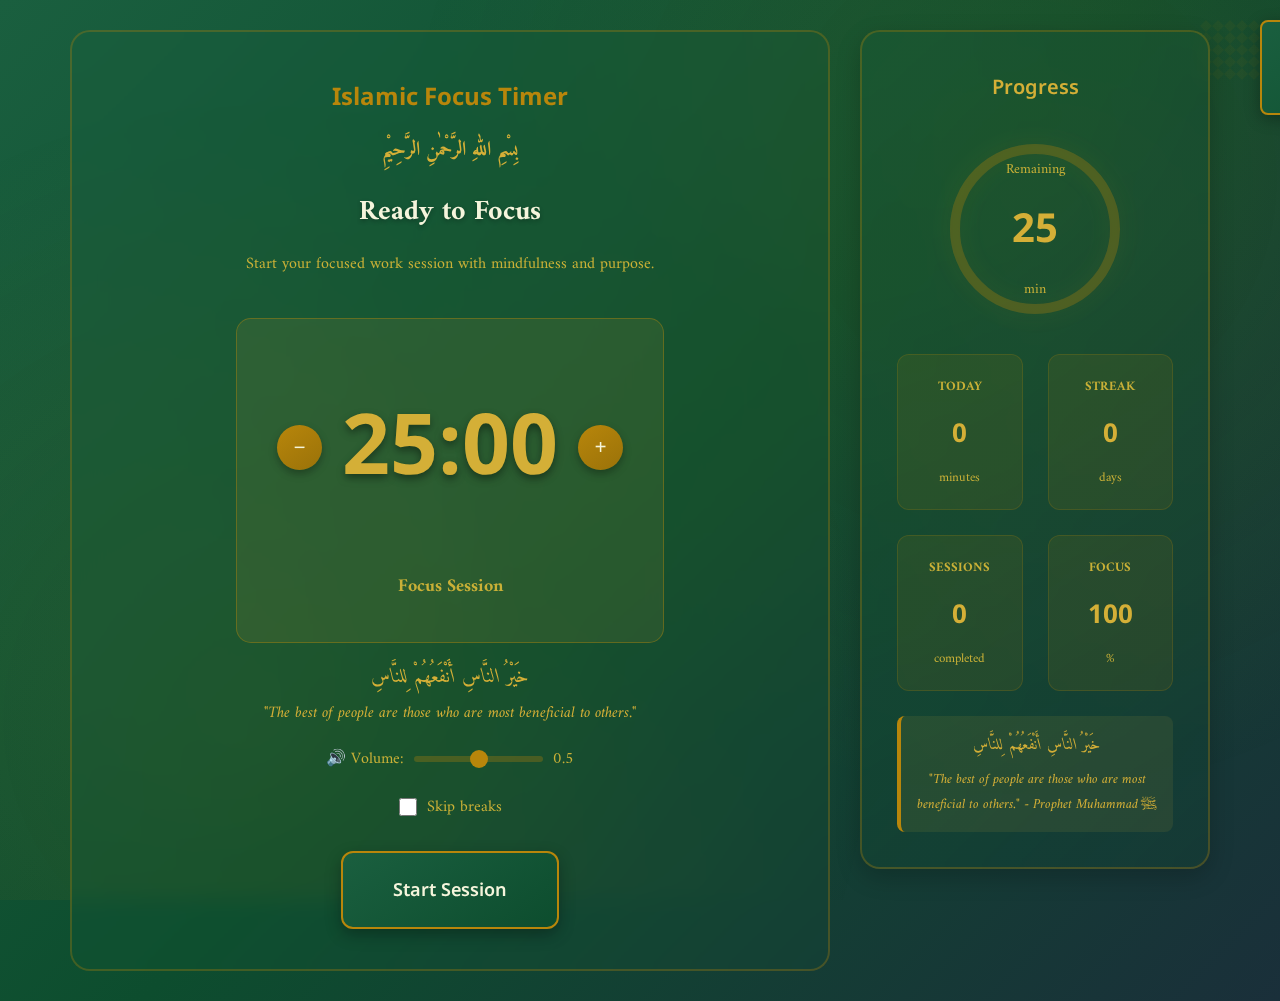
<file: index.html>
<!DOCTYPE html>
<html lang="en">
<head>
    <meta charset="UTF-8">
    <meta name="viewport" content="width=device-width, initial-scale=1.0">
    <title>Islamic Focus Timer</title>
    <link href="https://fonts.googleapis.com/css2?family=Amiri:wght@400;700&family=Noto+Sans+Arabic:wght@400;600;700&display=swap" rel="stylesheet">
     <style>
        * {
            margin: 0;
            padding: 0;
            box-sizing: border-box;
        }

        body {
            font-family: 'Amiri', 'Noto Sans Arabic', serif;
            background: linear-gradient(135deg, #1a5f3f 0%, #0d4d2e 50%, #1a2f3a 100%);
            color: #f5f5dc;
            overflow-x: hidden;
            min-height: 100vh;
            position: relative;
        }

        body::before {
            content: '';
            position: fixed;
            top: 0;
            left: 0;
            right: 0;
            bottom: 0;
            background-image: 
                radial-gradient(circle at 20% 80%, rgba(184, 134, 11, 0.1) 0%, transparent 50%),
                radial-gradient(circle at 80% 20%, rgba(184, 134, 11, 0.1) 0%, transparent 50%);
            pointer-events: none;
            z-index: -1;
        }

        .islamic-pattern {
            position: absolute;
            top: 20px;
            right: 20px;
            width: 60px;
            height: 60px;
            background: url('data:image/svg+xml,<svg xmlns="http://www.w3.org/2000/svg" viewBox="0 0 100 100"><defs><pattern id="islamic" x="0" y="0" width="20" height="20" patternUnits="userSpaceOnUse"><polygon fill="%23b8860b" fill-opacity="0.2" points="10,0 20,10 10,20 0,10"/></pattern></defs><rect width="100" height="100" fill="url(%23islamic)"/></svg>') no-repeat;
            opacity: 0.3;
        }

        .container {
            display: flex;
            min-height: 100vh;
            gap: 30px;
            padding: 30px;
            max-width: 1200px;
            margin: 0 auto;
        }

        .main-panel {
            flex: 1;
            display: flex;
            flex-direction: column;
            justify-content: space-between;
            align-items: center;
            padding: 40px;
            background: rgba(26, 95, 63, 0.1);
            border-radius: 20px;
            border: 2px solid rgba(184, 134, 11, 0.3);
            backdrop-filter: blur(10px);
        }

        .header {
            text-align: center;
            margin-bottom: 40px;
        }

        .app-title {
            font-size: 24px;
            font-weight: 700;
            color: #b8860b;
            margin-bottom: 10px;
            font-family: 'Noto Sans Arabic', serif;
        }

        .bismillah {
            font-size: 20px;
            color: #d4af37;
            margin-bottom: 20px;
            font-family: 'Amiri', serif;
            font-weight: 700;
        }

        .status-text {
            font-size: 28px;
            font-weight: 600;
            margin-bottom: 15px;
            color: #f5f5dc;
            text-shadow: 0 2px 4px rgba(0,0,0,0.3);
        }

        .description {
            font-size: 16px;
            color: #c9b037;
            line-height: 1.6;
            max-width: 450px;
            text-align: center;
        }

        .timer-section {
            display: flex;
            flex-direction: column;
            align-items: center;
            gap: 25px;
            background: rgba(212, 175, 55, 0.1);
            padding: 40px;
            border-radius: 15px;
            border: 1px solid rgba(184, 134, 11, 0.4);
        }

        .timer-controls {
            display: flex;
            align-items: center;
            gap: 20px;
        }

        .timer-btn {
            background: linear-gradient(145deg, #b8860b, #9a7209);
            border: none;
            color: #f5f5dc;
            font-size: 20px;
            cursor: pointer;
            padding: 12px;
            border-radius: 50%;
            width: 45px;
            height: 45px;
            display: flex;
            align-items: center;
            justify-content: center;
            transition: all 0.3s ease;
            box-shadow: 0 4px 8px rgba(0,0,0,0.3);
        }

        .timer-btn:hover:not(:disabled) {
            background: linear-gradient(145deg, #d4af37, #b8860b);
            transform: translateY(-2px);
            box-shadow: 0 6px 12px rgba(0,0,0,0.4);
        }

        .timer-btn:disabled {
            opacity: 0.5;
            cursor: not-allowed;
            transform: none;
        }

        .timer-display {
            font-size: 84px;
            font-weight: 700;
            color: #d4af37;
            font-variant-numeric: tabular-nums;
            text-shadow: 0 4px 8px rgba(0,0,0,0.4);
            font-family: 'Noto Sans Arabic', serif;
            min-width: 200px;
            text-align: center;
        }

        .timer-label {
            color: #c9b037;
            font-size: 18px;
            font-weight: 600;
            margin-top: 10px;
        }

        .dua-text {
            color: #d4af37;
            font-size: 16px;
            margin: 20px 0;
            font-style: italic;
            text-align: center;
            max-width: 400px;
            line-height: 1.5;
            transition: opacity 0.5s ease;
        }

        .skip-breaks {
            display: flex;
            align-items: center;
            gap: 10px;
            color: #c9b037;
            font-size: 16px;
            margin-bottom: 30px;
        }

        .skip-breaks input[type="checkbox"] {
            width: 18px;
            height: 18px;
            accent-color: #b8860b;
            border-radius: 3px;
        }

        .start-btn {
            background: linear-gradient(145deg, #1a5f3f, #0d4d2e);
            color: #f5f5dc;
            border: 2px solid #b8860b;
            padding: 18px 50px;
            font-size: 18px;
            font-weight: 600;
            border-radius: 12px;
            cursor: pointer;
            transition: all 0.3s ease;
            box-shadow: 0 6px 16px rgba(0,0,0,0.3);
            font-family: 'Noto Sans Arabic', serif;
        }

        .start-btn:hover {
            background: linear-gradient(145deg, #0d4d2e, #1a5f3f);
            transform: translateY(-3px);
            box-shadow: 0 8px 20px rgba(0,0,0,0.4);
            border-color: #d4af37;
        }

        .start-btn:active {
            transform: translateY(-1px);
        }

        .progress-panel {
            background: linear-gradient(145deg, rgba(26, 95, 63, 0.2), rgba(13, 77, 46, 0.2));
            border-radius: 20px;
            padding: 35px;
            width: 350px;
            height: fit-content;
            border: 2px solid rgba(184, 134, 11, 0.3);
            backdrop-filter: blur(10px);
            box-shadow: 0 8px 24px rgba(0,0,0,0.2);
        }

        .progress-header {
            font-size: 20px;
            font-weight: 600;
            margin-bottom: 30px;
            text-align: center;
            color: #d4af37;
            font-family: 'Noto Sans Arabic', serif;
        }

        .progress-circle {
            position: relative;
            width: 180px;
            height: 180px;
            margin: 0 auto 35px;
        }

        .progress-circle svg {
            width: 100%;
            height: 100%;
            transform: rotate(-90deg);
        }

        .progress-circle .background {
            fill: none;
            stroke: rgba(184, 134, 11, 0.3);
            stroke-width: 10;
        }

        .progress-circle .progress {
            fill: none;
            stroke: #b8860b;
            stroke-width: 10;
            stroke-linecap: round;
            transition: stroke-dashoffset 0.8s ease;
            filter: drop-shadow(0 0 4px rgba(184, 134, 11, 0.5));
        }

        .progress-text {
            position: absolute;
            top: 50%;
            left: 50%;
            transform: translate(-50%, -50%);
            text-align: center;
        }

        .progress-label {
            color: #c9b037;
            font-size: 14px;
            margin-bottom: 5px;
        }

        .progress-value {
            font-size: 40px;
            font-weight: 700;
            color: #d4af37;
            margin-bottom: 5px;
            font-family: 'Noto Sans Arabic', serif;
        }

        .progress-unit {
            color: #c9b037;
            font-size: 14px;
        }

        .stats-grid {
            display: grid;
            grid-template-columns: 1fr 1fr;
            gap: 25px;
            margin-bottom: 25px;
        }

        .stat-item {
            text-align: center;
            background: rgba(184, 134, 11, 0.1);
            padding: 20px;
            border-radius: 12px;
            border: 1px solid rgba(184, 134, 11, 0.2);
        }

        .stat-label {
            color: #c9b037;
            font-size: 13px;
            margin-bottom: 8px;
            font-weight: 600;
        }

        .stat-value {
            font-size: 26px;
            font-weight: 700;
            color: #d4af37;
            margin-bottom: 5px;
            font-family: 'Noto Sans Arabic', serif;
        }

        .stat-unit {
            color: #c9b037;
            font-size: 13px;
        }

        .completed-text {
            text-align: center;
            color: #c9b037;
            font-size: 16px;
            font-weight: 600;
            background: rgba(184, 134, 11, 0.1);
            padding: 15px;
            border-radius: 8px;
            border: 1px solid rgba(184, 134, 11, 0.2);
        }

        .motivation-quote {
            text-align: center;
            color: #d4af37;
            font-size: 14px;
            font-style: italic;
            margin-top: 20px;
            padding: 15px;
            background: rgba(212, 175, 55, 0.1);
            border-radius: 8px;
            border-left: 4px solid #b8860b;
        }

        .notification {
            position: fixed;
            top: 20px;
            right: 20px;
            background: linear-gradient(145deg, #1a5f3f, #0d4d2e);
            color: #f5f5dc;
            padding: 15px 25px;
            border-radius: 8px;
            border: 2px solid #b8860b;
            box-shadow: 0 4px 16px rgba(0,0,0,0.3);
            transform: translateX(100%);
            transition: transform 0.3s ease;
            z-index: 1000;
            max-width: 300px;
        }

        .notification.show {
            transform: translateX(0);
        }

        .notification-title {
            font-weight: 600;
            margin-bottom: 5px;
            color: #d4af37;
        }

        .volume-control {
            display: flex;
            align-items: center;
            gap: 10px;
            margin-bottom: 20px;
            color: #c9b037;
            font-size: 16px;
        }

        .volume-slider {
            flex: 1;
            height: 6px;
            background: rgba(184, 134, 11, 0.3);
            border-radius: 3px;
            outline: none;
            -webkit-appearance: none;
        }

        .volume-slider::-webkit-slider-thumb {
            appearance: none;
            width: 18px;
            height: 18px;
            background: #b8860b;
            border-radius: 50%;
            cursor: pointer;
        }

        .volume-slider::-moz-range-thumb {
            width: 18px;
            height: 18px;
            background: #b8860b;
            border-radius: 50%;
            cursor: pointer;
            border: none;
        }

        @media (max-width: 768px) {
            .container {
                flex-direction: column;
                padding: 15px;
                gap: 20px;
            }

            .main-panel {
                padding: 25px;
            }

            .timer-display {
                font-size: 64px;
            }

            .progress-panel {
                width: 100%;
            }

            .stats-grid {
                grid-template-columns: 1fr;
                gap: 15px;
            }

            .notification {
                top: 10px;
                right: 10px;
                left: 10px;
                max-width: none;
            }
        }

        .pulse {
            animation: islamicPulse 2s infinite;
        }

        @keyframes islamicPulse {
            0% { 
                opacity: 1; 
                text-shadow: 0 4px 8px rgba(0,0,0,0.4);
            }
            50% { 
                opacity: 0.8; 
                text-shadow: 0 4px 12px rgba(212, 175, 55, 0.6);
            }
            100% { 
                opacity: 1; 
                text-shadow: 0 4px 8px rgba(0,0,0,0.4);
            }
        }

        .active-session {
            background: linear-gradient(145deg, rgba(26, 95, 63, 0.3), rgba(13, 77, 46, 0.3));
        }

        .glow {
            animation: glow 3s ease-in-out infinite alternate;
        }

        @keyframes glow {
            from {
                box-shadow: 0 0 20px rgba(184, 134, 11, 0.4);
            }
            to {
                box-shadow: 0 0 30px rgba(212, 175, 55, 0.6);
            }
        }

        .pause-btn {
            background: linear-gradient(145deg, #8b4513, #654321);
            border: none;
            color: #f5f5dc;
            font-size: 16px;
            cursor: pointer;
            padding: 10px 20px;
            border-radius: 8px;
            transition: all 0.3s ease;
            box-shadow: 0 4px 8px rgba(0,0,0,0.3);
            margin-left: 10px;
        }

        .pause-btn:hover {
            transform: translateY(-2px);
            box-shadow: 0 6px 12px rgba(0,0,0,0.4);
        }

        .reset-btn {
            background: linear-gradient(145deg, #8b0000, #660000);
            border: none;
            color: #f5f5dc;
            font-size: 16px;
            cursor: pointer;
            padding: 10px 20px;
            border-radius: 8px;
            transition: all 0.3s ease;
            box-shadow: 0 4px 8px rgba(0,0,0,0.3);
            margin-left: 10px;
        }

        .reset-btn:hover {
            transform: translateY(-2px);
            box-shadow: 0 6px 12px rgba(0,0,0,0.4);
        }
   

    </style>
</head>
<body>
    <div class="islamic-pattern"></div>
    
    <div class="container">
        <div class="main-panel" id="mainPanel">
            <div class="header">
                <h1 class="app-title">Islamic Focus Timer</h1>
                <div class="bismillah">بِسْمِ اللهِ الرَّحْمٰنِ الرَّحِيْمِ</div>
                <div class="status-text" id="statusText">Ready to Focus</div>
                <p class="description">Start your focused work session with mindfulness and purpose.</p>
            </div>

            <div class="timer-section">
                <div class="timer-controls">
                    <button class="timer-btn" id="decreaseBtn" title="Decrease time">−</button>
                    <div class="timer-display" id="timerDisplay">25:00</div>
                    <button class="timer-btn" id="increaseBtn" title="Increase time">+</button>
                </div>
                <div class="timer-label" id="timerLabel">Focus Session</div>
            </div>

            <div class="dua-text" id="duaText">
                <div class="arabic" style="font-size: 20px; margin-bottom: 8px;">اللَّهُمَّ أَعِنِّي عَلَى ذِكْرِكَ وَشُكْرِكَ وَحُسْنِ عِبَادَتِكَ</div>
                <div class="english">"O Allah, help me remember You, thank You, and worship You in the best manner."</div>
            </div>

            <div class="volume-control">
                <span>🔊 Volume:</span>
                <input type="range" class="volume-slider" id="volumeSlider" min="0" max="1" step="0.1" value="0.5">
                <span id="volumeValue">0.5</span>
            </div>

            <div class="skip-breaks">
                <input type="checkbox" id="skipBreaksCheckbox">
                <label for="skipBreaksCheckbox">Skip breaks</label>
            </div>

            <div style="display: flex; gap: 10px; align-items: center;">
                <button class="start-btn" id="startBtn">Start Session</button>
                <button class="pause-btn" id="pauseBtn" style="display: none;">Pause</button>
                <button class="reset-btn" id="resetBtn" style="display: none;">Reset</button>
            </div>
        </div>

        <div class="progress-panel">
            <h2 class="progress-header">Progress</h2>
            
            <div class="progress-circle">
                <svg viewBox="0 0 180 180">
                    <circle class="background" cx="90" cy="90" r="80"></circle>
                    <circle class="progress" id="progressCircle" cx="90" cy="90" r="80" 
                            stroke-dasharray="502" stroke-dashoffset="502"></circle>
                </svg>
                <div class="progress-text">
                    <div class="progress-label">Remaining</div>
                    <div class="progress-value" id="progressValue">25</div>
                    <div class="progress-unit">min</div>
                </div>
            </div>

            <div class="stats-grid">
                <div class="stat-item">
                    <div class="stat-label">TODAY</div>
                    <div class="stat-value" id="completedMinutes">0</div>
                    <div class="stat-unit">minutes</div>
                </div>
                <div class="stat-item">
                    <div class="stat-label">STREAK</div>
                    <div class="stat-value" id="streakDays">0</div>
                    <div class="stat-unit">days</div>
                </div>
                <div class="stat-item">
                    <div class="stat-label">SESSIONS</div>
                    <div class="stat-value" id="sessionsCount">0</div>
                    <div class="stat-unit">completed</div>
                </div>
                <div class="stat-item">
                    <div class="stat-label">FOCUS</div>
                    <div class="stat-value" id="focusScore">100</div>
                    <div class="stat-unit">%</div>
                </div>
            </div>

            <div class="motivation-quote">
                <div class="arabic" style="font-size: 16px; margin-bottom: 8px;">خَيْرُ النَّاسِ أَنْفَعُهُمْ لِلنَّاسِ</div>
                <div>"The best of people are those who are most beneficial to others." - Prophet Muhammad ﷺ</div>
            </div>
        </div>
    </div>

    <div class="notification" id="notification">
        <div class="notification-title" id="notificationTitle">Session Complete!</div>
        <div id="notificationMessage">Great work! Time for a break.</div>
    </div>

    <script>
        class IslamicFocusTimer {
            constructor() {
                this.sessionDuration = 25 * 60; // 25 minutes in seconds
                this.remainingTime = this.sessionDuration;
                this.isRunning = false;
                this.isPaused = false;
                this.timerInterval = null;
                this.volume = 0.5;
                this.completedMinutes = 0;
                this.sessionsCount = 0;
                this.streakDays = 0;
                this.skipBreaks = false;
                this.isBreakTime = false;
                this.breakDuration = 5 * 60; // 5 minutes
                this.lastSessionDate = null;

                // DOM Elements
                this.statusText = document.getElementById("statusText");
                this.timerDisplay = document.getElementById("timerDisplay");
                this.timerLabel = document.getElementById("timerLabel");
                this.progressCircle = document.getElementById("progressCircle");
                this.progressValue = document.getElementById("progressValue");
                this.completedSpan = document.getElementById("completedMinutes");
                this.sessionsSpan = document.getElementById("sessionsCount");
                this.streakSpan = document.getElementById("streakDays");
                this.volumeSlider = document.getElementById("volumeSlider");
                this.volumeValue = document.getElementById("volumeValue");
                this.startBtn = document.getElementById("startBtn");
                this.pauseBtn = document.getElementById("pauseBtn");
                this.resetBtn = document.getElementById("resetBtn");
                this.duaText = document.getElementById("duaText");
                this.mainPanel = document.getElementById("mainPanel");

                // Islamic Content Collections
                this.duas = [
                    {
                        arabic: "اللَّهُمَّ أَعِنِّي عَلَى ذِكْرِكَ وَشُكْرِكَ وَحُسْنِ عِبَادَتِكَ",
                        english: "O Allah, help me remember You, thank You, and worship You in the best manner."
                    },
                    {
                        arabic: "رَبِّ زِدْنِي عِلْمًا",
                        english: "My Lord, increase me in knowledge."
                    },
                    {
                        arabic: "رَبَّنَا آتِنَا فِي الدُّنْيَا حَسَنَةً وَفِي الآخِرَةِ حَسَنَةً وَقِنَا عَذَابَ النَّارِ",
                        english: "Our Lord, give us good in this world and good in the hereafter."
                    },
                    {
                        arabic: "حَسْبُنَا اللَّهُ وَنِعْمَ الْوَكِيلُ",
                        english: "Allah is sufficient for us and He is the best Disposer of affairs."
                    },
                    {
                        arabic: "وَاللَّهُ خَلَقَكُمْ وَمَا تَعْمَلُونَ",
                        english: "And it is Allah who created you and what you do."
                    }
                ];

                this.quranVerses = [
                    {
                        arabic: "وَاذْكُر رَّبَّكَ إِذَا نَسِيتَ",
                        english: "And remember your Lord when you forget."
                    },
                    {
                        arabic: "إِنَّ مَعَ الْعُسْرِ يُسْرًا",
                        english: "Indeed, with hardship comes ease."
                    },
                    {
                        arabic: "فَإِنَّ مَعَ الْعُسْرِ يُسْرًا * إِنَّ مَعَ الْعُسْرِ يُسْرًا",
                        english: "For indeed, with hardship comes ease. Indeed, with hardship comes ease."
                    },
                    {
                        arabic: "وَمَن يَتَّقِ اللَّهَ يَجْعَل لَّهُ مَخْرَجًا",
                        english: "And whoever fears Allah - He will make for him a way out."
                    },
                    {
                        arabic: "وَتَوَكَّلْ عَلَى الْحَيِّ الَّذِي لَا يَمُوتُ",
                        english: "And rely upon the Ever-Living who does not die."
                    }
                ];

                this.hadiths = [
                    {
                        arabic: "خَيْرُ النَّاسِ أَنْفَعُهُمْ لِلنَّاسِ",
                        english: "The best of people are those who are most beneficial to others."
                    },
                    {
                        arabic: "اطْلُبُوا الْعِلْمَ مِنَ الْمَهْدِ إِلَى اللَّحْدِ",
                        english: "Seek knowledge from the cradle to the grave."
                    },
                    {
                        arabic: "لَيْسَ الْمُؤْمِنُ الَّذِي يَشْبَعُ وَجَارُهُ جَائِعٌ",
                        english: "The believer is not one who eats his fill while his neighbor goes hungry."
                    },
                    {
                        arabic: "مَنْ لَا يَرْحَمُ لَا يُرْحَمُ",
                        english: "Whoever does not show mercy will not be shown mercy."
                    },
                    {
                        arabic: "لَيْسَ الشَّدِيدُ بِالصُّرَعَةِ، إِنَّمَا الشَّدِيدُ الَّذِي يَمْلِكُ نَفْسَهُ عِنْدَ الْغَضَبِ",
                        english: "The strong person is not the one who can wrestle someone else down. The strong person is the one who can control himself when he is angry."
                    }
                ];

                this.initializeEventListeners();
                this.loadProgress();
                this.updateDisplay();
                this.updateIslamicContent();
            }

            initializeEventListeners() {
                this.startBtn.addEventListener("click", () => this.toggleTimer());
                this.pauseBtn.addEventListener("click", () => this.pauseTimer());
                this.resetBtn.addEventListener("click", () => this.resetTimer());
                
                document.getElementById("increaseBtn").addEventListener("click", () => this.adjustTime(1));
                document.getElementById("decreaseBtn").addEventListener("click", () => this.adjustTime(-1));
                
                document.getElementById("skipBreaksCheckbox").addEventListener("change", (e) => {
                    this.skipBreaks = e.target.checked;
                });

                this.volumeSlider.addEventListener("input", () => {
                    this.volume = parseFloat(this.volumeSlider.value);
                    this.volumeValue.textContent = this.volume.toFixed(1);
                });
            }

            // Save progress to localStorage
            saveProgress() {
                const today = new Date().toDateString();
                const progress = {
                    completedMinutes: this.completedMinutes,
                    sessionsCount: this.sessionsCount,
                    streakDays: this.streakDays,
                    lastSessionDate: today
                };
                localStorage.setItem('islamicFocusTimerProgress', JSON.stringify(progress));
            }

            // Load progress from localStorage
            loadProgress() {
                const savedProgress = localStorage.getItem('islamicFocusTimerProgress');
                if (savedProgress) {
                    const progress = JSON.parse(savedProgress);
                    this.completedMinutes = progress.completedMinutes || 0;
                    this.sessionsCount = progress.sessionsCount || 0;
                    
                    // Calculate streak
                    const today = new Date();
                    const lastDate = new Date(progress.lastSessionDate);
                    const diffTime = today - lastDate;
                    const diffDays = Math.floor(diffTime / (1000 * 60 * 60 * 24));
                    
                    if (diffDays === 0) {
                        // Same day
                        this.streakDays = progress.streakDays || 0;
                    } else if (diffDays === 1) {
                        // Consecutive day
                        this.streakDays = (progress.streakDays || 0) + 1;
                    } else {
                        // Broken streak
                        this.streakDays = 1;
                    }
                }
            }

            formatTime(seconds) {
                const m = Math.floor(seconds / 60).toString().padStart(2, '0');
                const s = (seconds % 60).toString().padStart(2, '0');
                return `${m}:${s}`;
            }

            updateDisplay() {
                this.timerDisplay.textContent = this.formatTime(this.remainingTime);
                this.progressValue.textContent = Math.ceil(this.remainingTime / 60);
                
                const totalDuration = this.isBreakTime ? this.breakDuration : this.sessionDuration;
                const progress = 1 - (this.remainingTime / totalDuration);
                const dashOffset = 502 - (502 * progress);
                this.progressCircle.style.strokeDashoffset = dashOffset;

                this.completedSpan.textContent = this.completedMinutes;
                this.sessionsSpan.textContent = this.sessionsCount;
                this.streakSpan.textContent = this.streakDays;
            }

            updateIslamicContent() {
                // Randomly select between dua, quran verse, or hadith
                const contentTypes = ['dua', 'quran', 'hadith'];
                const selectedType = contentTypes[Math.floor(Math.random() * contentTypes.length)];
                
                let content;
                switch(selectedType) {
                    case 'dua':
                        content = this.duas[Math.floor(Math.random() * this.duas.length)];
                        break;
                    case 'quran':
                        content = this.quranVerses[Math.floor(Math.random() * this.quranVerses.length)];
                        break;
                    case 'hadith':
                        content = this.hadiths[Math.floor(Math.random() * this.hadiths.length)];
                        break;
                }
                
                this.duaText.innerHTML = `
                    <div class="arabic" style="font-size: 20px; margin-bottom: 8px;">${content.arabic}</div>
                    <div class="english">"${content.english}"</div>
                `;
            }

            updateMotivationalQuote() {
                const quote = this.hadiths[Math.floor(Math.random() * this.hadiths.length)];
                document.querySelector('.motivation-quote').innerHTML = `
                    <div class="arabic" style="font-size: 16px; margin-bottom: 8px;">${quote.arabic}</div>
                    <div>"${quote.english}" - Prophet Muhammad ﷺ</div>
                `;
            }

            adjustTime(minutes) {
                if (this.isRunning || this.isBreakTime) return;
                
                const newDuration = this.sessionDuration + (minutes * 60);
                if (newDuration > 0 && newDuration <= 60 * 60) { // Max 60 minutes
                    this.sessionDuration = newDuration;
                    this.remainingTime = this.sessionDuration;
                    this.updateDisplay();
                }
            }

            toggleTimer() {
                if (this.isRunning) {
                    this.stopTimer();
                } else {
                    this.startTimer();
                }
            }

            startTimer() {
                this.isRunning = true;
                this.isPaused = false;
                
                this.startBtn.style.display = 'none';
                this.pauseBtn.style.display = 'inline-block';
                this.resetBtn.style.display = 'inline-block';
                
                this.statusText.textContent = this.isBreakTime ? "Break Time" : "Focus Time";
                this.timerLabel.textContent = this.isBreakTime ? "Break Session" : "Focus Session";
                this.mainPanel.classList.add('active-session');
                this.timerDisplay.classList.add('pulse');
                
                this.timerInterval = setInterval(() => {
                    this.remainingTime--;
                    this.updateDisplay();
                    
                    if (this.remainingTime <= 0) {
                        this.completeSession();
                    }
                }, 1000);
            }

            pauseTimer() {
                if (this.isRunning) {
                    clearInterval(this.timerInterval);
                    this.isRunning = false;
                    this.isPaused = true;
                    this.pauseBtn.textContent = 'Resume';
                    this.statusText.textContent = 'Paused';
                    this.timerDisplay.classList.remove('pulse');
                } else if (this.isPaused) {
                    this.startTimer();
                    this.pauseBtn.textContent = 'Pause';
                }
            }

            stopTimer() {
                clearInterval(this.timerInterval);
                this.isRunning = false;
                this.isPaused = false;
                
                this.startBtn.style.display = 'inline-block';
                this.pauseBtn.style.display = 'none';
                this.resetBtn.style.display = 'none';
                
                this.statusText.textContent = "Ready to Focus";
                this.mainPanel.classList.remove('active-session');
                this.timerDisplay.classList.remove('pulse');
            }

            resetTimer() {
                this.stopTimer();
                this.remainingTime = this.isBreakTime ? this.breakDuration : this.sessionDuration;
                this.updateDisplay();
                this.statusText.textContent = "Ready to Focus";
                this.timerLabel.textContent = "Focus Session";
                this.isBreakTime = false;
            }

            completeSession() {
                this.stopTimer();
                this.playNotificationSound();
                
                if (this.isBreakTime) {
                    // Break completed, back to focus
                    this.isBreakTime = false;
                    this.remainingTime = this.sessionDuration;
                    this.showNotification("Break Complete!", "Ready for your next focus session?");
                    this.statusText.textContent = "Break Complete";
                    this.timerLabel.textContent = "Focus Session";
                } else {
                    // Focus session completed
                    const minutesCompleted = Math.floor(this.sessionDuration / 60);
                    this.completedMinutes += minutesCompleted;
                    this.sessionsCount++;
                    
                    // Update streak
                    const today = new Date().toDateString();
                    if (!this.lastSessionDate || this.lastSessionDate !== today) {
                        const lastDate = this.lastSessionDate ? new Date(this.lastSessionDate) : null;
                        const todayObj = new Date(today);
                        
                        if (lastDate && (todayObj - lastDate) / (1000 * 60 * 60 * 24) === 1) {
                            this.streakDays++;
                        } else if (!lastDate || (todayObj - lastDate) / (1000 * 60 * 60 * 24) > 1) {
                            this.streakDays = 1;
                        }
                        
                        this.lastSessionDate = today;
                    }
                    
                    if (this.skipBreaks) {
                        this.remainingTime = this.sessionDuration;
                        this.showNotification("Session Complete!", "Great work! Ready for another session?");
                        this.statusText.textContent = "Session Complete";
                    } else {
                        // Start break
                        this.isBreakTime = true;
                        this.remainingTime = this.breakDuration;
                        this.showNotification("Focus Complete!", "Time for a well-deserved break!");
                        this.statusText.textContent = "Break Time";
                        this.timerLabel.textContent = "Break Session";
                    }
                }
                
                this.saveProgress();
                this.updateDisplay();
                this.updateIslamicContent();
                this.updateMotivationalQuote();
            }

            playNotificationSound() {
                try {
                    const audioContext = new (window.AudioContext || window.webkitAudioContext)();
                    const oscillator = audioContext.createOscillator();
                    const gainNode = audioContext.createGain();
                    
                    oscillator.connect(gainNode);
                    gainNode.connect(audioContext.destination);
                    
                    oscillator.frequency.setValueAtTime(800, audioContext.currentTime);
                    oscillator.frequency.setValueAtTime(600, audioContext.currentTime + 0.1);
                    oscillator.frequency.setValueAtTime(800, audioContext.currentTime + 0.2);
                    
                    gainNode.gain.setValueAtTime(0, audioContext.currentTime);
                    gainNode.gain.linearRampToValueAtTime(this.volume * 0.3, audioContext.currentTime + 0.01);
                    gainNode.gain.linearRampToValueAtTime(0, audioContext.currentTime + 0.3);
                    
                    oscillator.start(audioContext.currentTime);
                    oscillator.stop(audioContext.currentTime + 0.3);
                } catch (error) {
                    console.log('Audio notification not available');
                }
            }

            showNotification(title, message) {
                const notification = document.getElementById("notification");
                const notificationTitle = document.getElementById("notificationTitle");
                const notificationMessage = document.getElementById("notificationMessage");
                
                notificationTitle.textContent = title;
                notificationMessage.textContent = message;
                
                notification.classList.add("show");
                
                setTimeout(() => {
                    notification.classList.remove("show");
                }, 5000);
            }
        }

        // Initialize the timer when the page loads
        document.addEventListener('DOMContentLoaded', () => {
            new IslamicFocusTimer();
            
            // Add twinkling stars effect
            function createStar() {
                const star = document.createElement('div');
                star.style.cssText = `
                    position: fixed;
                    width: 2px;
                    height: 2px;
                    background: #d4af37;
                    border-radius: 50%;
                    opacity: 0;
                    pointer-events: none;
                    z-index: -1;
                `;
                
                star.style.left = Math.random() * window.innerWidth + 'px';
                star.style.top = Math.random() * window.innerHeight + 'px';
                
                document.body.appendChild(star);
                
                star.animate([
                    { opacity: 0, transform: 'scale(0)' },
                    { opacity: 0.8, transform: 'scale(1)' },
                    { opacity: 0, transform: 'scale(0)' }
                ], {
                    duration: 2000 + Math.random() * 3000,
                    easing: 'ease-in-out'
                }).addEventListener('finish', () => {
                    star.remove();
                });
            }

            setInterval(createStar, 1500);
            
            // Add floating animation
            const style = document.createElement('style');
            style.textContent = `
                @keyframes float {
                    0%, 100% { transform: translateY(0px); }
                    50% { transform: translateY(-5px); }
                }
                
                .timer-display.pulse {
                    animation: islamicPulse 2s infinite, breathe 4s ease-in-out infinite;
                }
                
                @keyframes breathe {
                    0%, 100% { transform: scale(1); }
                    50% { transform: scale(1.02); }
                }
                
                .progress-circle svg {
                    filter: drop-shadow(0 0 10px rgba(184, 134, 11, 0.3));
                }
                
                .active-session .progress-circle {
                    animation: glow 3s ease-in-out infinite alternate;
                }
            `;
            document.head.appendChild(style);
        });
    </script>
</body>
</html>
</file>
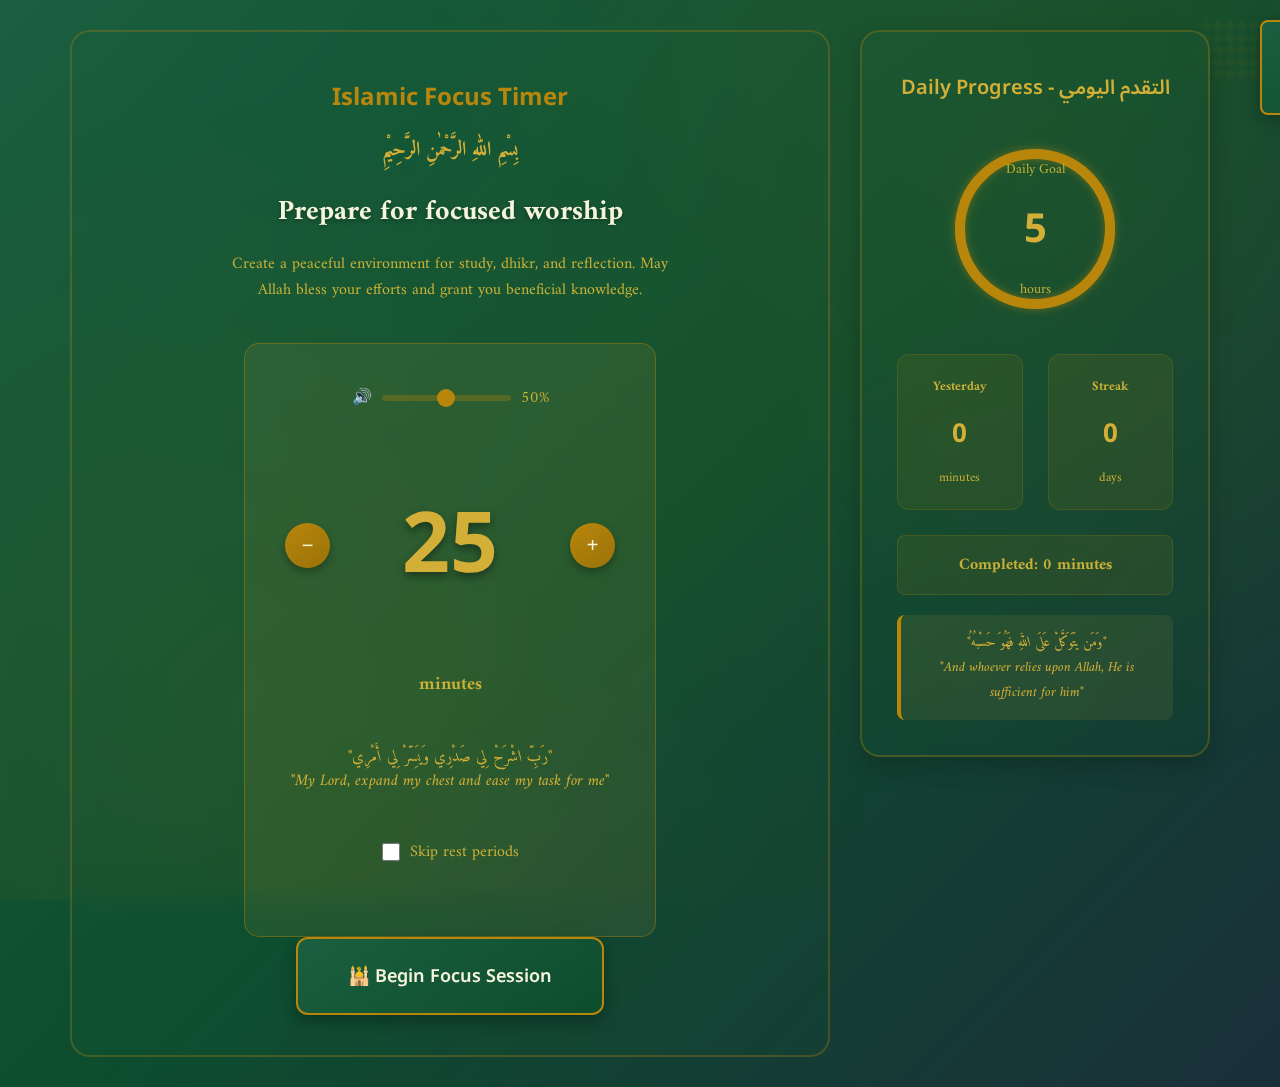
<file: file.html>
<!DOCTYPE html>
<html lang="en">
<head>
    <meta charset="UTF-8">
    <meta name="viewport" content="width=device-width, initial-scale=1.0">
    <title>Islamic Focus Timer - تايمر التركيز الإسلامي</title>
    <link rel="stylesheet" href="style.css">
    <link href="https://fonts.googleapis.com/css2?family=Amiri:wght@400;700&family=Noto+Sans+Arabic:wght@400;600;700&display=swap" rel="stylesheet">
</head>
<body>
    <div class="islamic-pattern"></div>
    
    <div class="container">
        <div class="main-panel">
            <div class="header">
                <div class="app-title">Islamic Focus Timer</div>
                <div class="bismillah">بِسْمِ اللهِ الرَّحْمٰنِ الرَّحِيْمِ</div>
                <div class="status-text" id="statusText">Prepare for focused worship</div>
                <div class="description">
                    Create a peaceful environment for study, dhikr, and reflection. 
                    May Allah bless your efforts and grant you beneficial knowledge.
                </div>
            </div>

            <div class="timer-section" id="timerSection">
                <div class="volume-control">
                    <span>🔊</span>
                    <input type="range" class="volume-slider" id="volumeSlider" min="0" max="100" value="50">
                    <span id="volumeValue">50%</span>
                </div>
                
                <div class="timer-controls">
                    <button class="timer-btn" id="decreaseBtn">−</button>
                    <div class="timer-display" id="timerDisplay">25</div>
                    <button class="timer-btn" id="increaseBtn">+</button>
                </div>
                <div class="timer-label">minutes</div>
                
                <div class="dua-text" id="duaText">
                    "رَبِّ اشْرَحْ لِي صَدْرِي وَيَسِّرْ لِي أَمْرِي"<br>
                    <em>"My Lord, expand my chest and ease my task for me"</em>
                </div>
                
                <div class="skip-breaks">
                    <input type="checkbox" id="skipBreaks">
                    <label for="skipBreaks">Skip rest periods</label>
                </div>
            </div>

            <button class="start-btn" id="startBtn">🕌 Begin Focus Session</button>
        </div>

        <div class="progress-panel">
            <div class="progress-header">Daily Progress - التقدم اليومي</div>
            
            <div class="progress-circle">
                <svg>
                    <circle class="background" cx="90" cy="90" r="75"></circle>
                    <circle class="progress" cx="90" cy="90" r="75" id="progressCircle"></circle>
                </svg>
                <div class="progress-text">
                    <div class="progress-label">Daily Goal</div>
                    <div class="progress-value" id="dailyGoal">5</div>
                    <div class="progress-unit">hours</div>
                </div>
            </div>

            <div class="stats-grid">
                <div class="stat-item">
                    <div class="stat-label">Yesterday</div>
                    <div class="stat-value" id="yesterdayMinutes">0</div>
                    <div class="stat-unit">minutes</div>
                </div>
                <div class="stat-item">
                    <div class="stat-label">Streak</div>
                    <div class="stat-value" id="streakDays">0</div>
                    <div class="stat-unit">days</div>
                </div>
            </div>

            <div class="completed-text">
                Completed: <span id="completedMinutes">0</span> minutes
            </div>

            <div class="motivation-quote">
                "وَمَن يَتَوَكَّلْ عَلَى اللَّهِ فَهُوَ حَسْبُهُ"<br>
                <em>"And whoever relies upon Allah, He is sufficient for him"</em>
            </div>
        </div>
    </div>

    <div class="notification" id="notification">
        <div class="notification-title" id="notificationTitle">Notification</div>
        <div id="notificationMessage">Message</div>
    </div>

    <script src="script.js"></script>
</body>
</html>
</file>
<file: style.css>
* {
    margin: 0;
    padding: 0;
    box-sizing: border-box;
}

body {
    font-family: 'Amiri', 'Noto Sans Arabic', serif;
    background: linear-gradient(135deg, #1a5f3f 0%, #0d4d2e 50%, #1a2f3a 100%);
    color: #f5f5dc;
    overflow-x: hidden;
    min-height: 100vh;
    position: relative;
}

body::before {
    content: '';
    position: fixed;
    top: 0;
    left: 0;
    right: 0;
    bottom: 0;
    background-image: 
        radial-gradient(circle at 20% 80%, rgba(184, 134, 11, 0.1) 0%, transparent 50%),
        radial-gradient(circle at 80% 20%, rgba(184, 134, 11, 0.1) 0%, transparent 50%);
    pointer-events: none;
    z-index: -1;
}

.islamic-pattern {
    position: absolute;
    top: 20px;
    right: 20px;
    width: 60px;
    height: 60px;
    background: url('data:image/svg+xml,<svg xmlns="http://www.w3.org/2000/svg" viewBox="0 0 100 100"><defs><pattern id="islamic" x="0" y="0" width="20" height="20" patternUnits="userSpaceOnUse"><polygon fill="%23b8860b" fill-opacity="0.2" points="10,0 20,10 10,20 0,10"/></pattern></defs><rect width="100" height="100" fill="url(%23islamic)"/></svg>') no-repeat;
    opacity: 0.3;
}

.container {
    display: flex;
    min-height: 100vh;
    gap: 30px;
    padding: 30px;
    max-width: 1200px;
    margin: 0 auto;
}

.main-panel {
    flex: 1;
    display: flex;
    flex-direction: column;
    justify-content: space-between;
    align-items: center;
    padding: 40px;
    background: rgba(26, 95, 63, 0.1);
    border-radius: 20px;
    border: 2px solid rgba(184, 134, 11, 0.3);
    backdrop-filter: blur(10px);
}

.header {
    text-align: center;
    margin-bottom: 40px;
}

.app-title {
    font-size: 24px;
    font-weight: 700;
    color: #b8860b;
    margin-bottom: 10px;
    font-family: 'Noto Sans Arabic', serif;
}

.bismillah {
    font-size: 20px;
    color: #d4af37;
    margin-bottom: 20px;
    font-family: 'Amiri', serif;
    font-weight: 700;
}

.status-text {
    font-size: 28px;
    font-weight: 600;
    margin-bottom: 15px;
    color: #f5f5dc;
    text-shadow: 0 2px 4px rgba(0,0,0,0.3);
}

.description {
    font-size: 16px;
    color: #c9b037;
    line-height: 1.6;
    max-width: 450px;
    text-align: center;
}

.timer-section {
    display: flex;
    flex-direction: column;
    align-items: center;
    gap: 25px;
    background: rgba(212, 175, 55, 0.1);
    padding: 40px;
    border-radius: 15px;
    border: 1px solid rgba(184, 134, 11, 0.4);
}

.timer-controls {
    display: flex;
    align-items: center;
    gap: 20px;
}

.timer-btn {
    background: linear-gradient(145deg, #b8860b, #9a7209);
    border: none;
    color: #f5f5dc;
    font-size: 20px;
    cursor: pointer;
    padding: 12px;
    border-radius: 50%;
    width: 45px;
    height: 45px;
    display: flex;
    align-items: center;
    justify-content: center;
    transition: all 0.3s ease;
    box-shadow: 0 4px 8px rgba(0,0,0,0.3);
}

.timer-btn:hover:not(:disabled) {
    background: linear-gradient(145deg, #d4af37, #b8860b);
    transform: translateY(-2px);
    box-shadow: 0 6px 12px rgba(0,0,0,0.4);
}

.timer-btn:disabled {
    opacity: 0.5;
    cursor: not-allowed;
    transform: none;
}

.timer-display {
    font-size: 84px;
    font-weight: 700;
    color: #d4af37;
    font-variant-numeric: tabular-nums;
    text-shadow: 0 4px 8px rgba(0,0,0,0.4);
    font-family: 'Noto Sans Arabic', serif;
    min-width: 200px;
    text-align: center;
}

.timer-label {
    color: #c9b037;
    font-size: 18px;
    font-weight: 600;
    margin-top: 10px;
}

.dua-text {
    color: #d4af37;
    font-size: 16px;
    margin: 20px 0;
    font-style: italic;
    text-align: center;
    max-width: 400px;
    line-height: 1.5;
    transition: opacity 0.5s ease;
}

.skip-breaks {
    display: flex;
    align-items: center;
    gap: 10px;
    color: #c9b037;
    font-size: 16px;
    margin-bottom: 30px;
}

.skip-breaks input[type="checkbox"] {
    width: 18px;
    height: 18px;
    accent-color: #b8860b;
    border-radius: 3px;
}

.start-btn {
    background: linear-gradient(145deg, #1a5f3f, #0d4d2e);
    color: #f5f5dc;
    border: 2px solid #b8860b;
    padding: 18px 50px;
    font-size: 18px;
    font-weight: 600;
    border-radius: 12px;
    cursor: pointer;
    transition: all 0.3s ease;
    box-shadow: 0 6px 16px rgba(0,0,0,0.3);
    font-family: 'Noto Sans Arabic', serif;
}

.start-btn:hover {
    background: linear-gradient(145deg, #0d4d2e, #1a5f3f);
    transform: translateY(-3px);
    box-shadow: 0 8px 20px rgba(0,0,0,0.4);
    border-color: #d4af37;
}

.start-btn:active {
    transform: translateY(-1px);
}

.progress-panel {
    background: linear-gradient(145deg, rgba(26, 95, 63, 0.2), rgba(13, 77, 46, 0.2));
    border-radius: 20px;
    padding: 35px;
    width: 350px;
    height: fit-content;
    border: 2px solid rgba(184, 134, 11, 0.3);
    backdrop-filter: blur(10px);
    box-shadow: 0 8px 24px rgba(0,0,0,0.2);
}

.progress-header {
    font-size: 20px;
    font-weight: 600;
    margin-bottom: 30px;
    text-align: center;
    color: #d4af37;
    font-family: 'Noto Sans Arabic', serif;
}

.progress-circle {
    position: relative;
    width: 180px;
    height: 180px;
    margin: 0 auto 35px;
}

.progress-circle svg {
    width: 100%;
    height: 100%;
    transform: rotate(-90deg);
}

.progress-circle .background {
    fill: none;
    stroke: rgba(184, 134, 11, 0.3);
    stroke-width: 10;
}

.progress-circle .progress {
    fill: none;
    stroke: #b8860b;
    stroke-width: 10;
    stroke-linecap: round;
    transition: stroke-dashoffset 0.8s ease;
    filter: drop-shadow(0 0 4px rgba(184, 134, 11, 0.5));
}

.progress-text {
    position: absolute;
    top: 50%;
    left: 50%;
    transform: translate(-50%, -50%);
    text-align: center;
}

.progress-label {
    color: #c9b037;
    font-size: 14px;
    margin-bottom: 5px;
}

.progress-value {
    font-size: 40px;
    font-weight: 700;
    color: #d4af37;
    margin-bottom: 5px;
    font-family: 'Noto Sans Arabic', serif;
}

.progress-unit {
    color: #c9b037;
    font-size: 14px;
}

.stats-grid {
    display: grid;
    grid-template-columns: 1fr 1fr;
    gap: 25px;
    margin-bottom: 25px;
}

.stat-item {
    text-align: center;
    background: rgba(184, 134, 11, 0.1);
    padding: 20px;
    border-radius: 12px;
    border: 1px solid rgba(184, 134, 11, 0.2);
}

.stat-label {
    color: #c9b037;
    font-size: 13px;
    margin-bottom: 8px;
    font-weight: 600;
}

.stat-value {
    font-size: 26px;
    font-weight: 700;
    color: #d4af37;
    margin-bottom: 5px;
    font-family: 'Noto Sans Arabic', serif;
}

.stat-unit {
    color: #c9b037;
    font-size: 13px;
}

.completed-text {
    text-align: center;
    color: #c9b037;
    font-size: 16px;
    font-weight: 600;
    background: rgba(184, 134, 11, 0.1);
    padding: 15px;
    border-radius: 8px;
    border: 1px solid rgba(184, 134, 11, 0.2);
}

.motivation-quote {
    text-align: center;
    color: #d4af37;
    font-size: 14px;
    font-style: italic;
    margin-top: 20px;
    padding: 15px;
    background: rgba(212, 175, 55, 0.1);
    border-radius: 8px;
    border-left: 4px solid #b8860b;
}

.notification {
    position: fixed;
    top: 20px;
    right: 20px;
    background: linear-gradient(145deg, #1a5f3f, #0d4d2e);
    color: #f5f5dc;
    padding: 15px 25px;
    border-radius: 8px;
    border: 2px solid #b8860b;
    box-shadow: 0 4px 16px rgba(0,0,0,0.3);
    transform: translateX(100%);
    transition: transform 0.3s ease;
    z-index: 1000;
    max-width: 300px;
}

.notification.show {
    transform: translateX(0);
}

.notification-title {
    font-weight: 600;
    margin-bottom: 5px;
    color: #d4af37;
}

.volume-control {
    display: flex;
    align-items: center;
    gap: 10px;
    margin-bottom: 20px;
    color: #c9b037;
    font-size: 16px;
}

.volume-slider {
    flex: 1;
    height: 6px;
    background: rgba(184, 134, 11, 0.3);
    border-radius: 3px;
    outline: none;
    -webkit-appearance: none;
}

.volume-slider::-webkit-slider-thumb {
    appearance: none;
    width: 18px;
    height: 18px;
    background: #b8860b;
    border-radius: 50%;
    cursor: pointer;
}

.volume-slider::-moz-range-thumb {
    width: 18px;
    height: 18px;
    background: #b8860b;
    border-radius: 50%;
    cursor: pointer;
    border: none;
}

@media (max-width: 768px) {
    .container {
        flex-direction: column;
        padding: 15px;
        gap: 20px;
    }

    .main-panel {
        padding: 25px;
    }

    .timer-display {
        font-size: 64px;
    }

    .progress-panel {
        width: 100%;
    }

    .stats-grid {
        grid-template-columns: 1fr;
        gap: 15px;
    }

    .notification {
        top: 10px;
        right: 10px;
        left: 10px;
        max-width: none;
    }
}

.pulse {
    animation: islamicPulse 2s infinite;
}

@keyframes islamicPulse {
    0% { 
        opacity: 1; 
        text-shadow: 0 4px 8px rgba(0,0,0,0.4);
    }
    50% { 
        opacity: 0.8; 
        text-shadow: 0 4px 12px rgba(212, 175, 55, 0.6);
    }
    100% { 
        opacity: 1; 
        text-shadow: 0 4px 8px rgba(0,0,0,0.4);
    }
}

.active-session {
    background: linear-gradient(145deg, rgba(26, 95, 63, 0.3), rgba(13, 77, 46, 0.3));
}

.glow {
    animation: glow 3s ease-in-out infinite alternate;
}

@keyframes glow {
    from {
        box-shadow: 0 0 20px rgba(184, 134, 11, 0.4);
    }
    to {
        box-shadow: 0 0 30px rgba(212, 175, 55, 0.6);
    }
}
</file>
